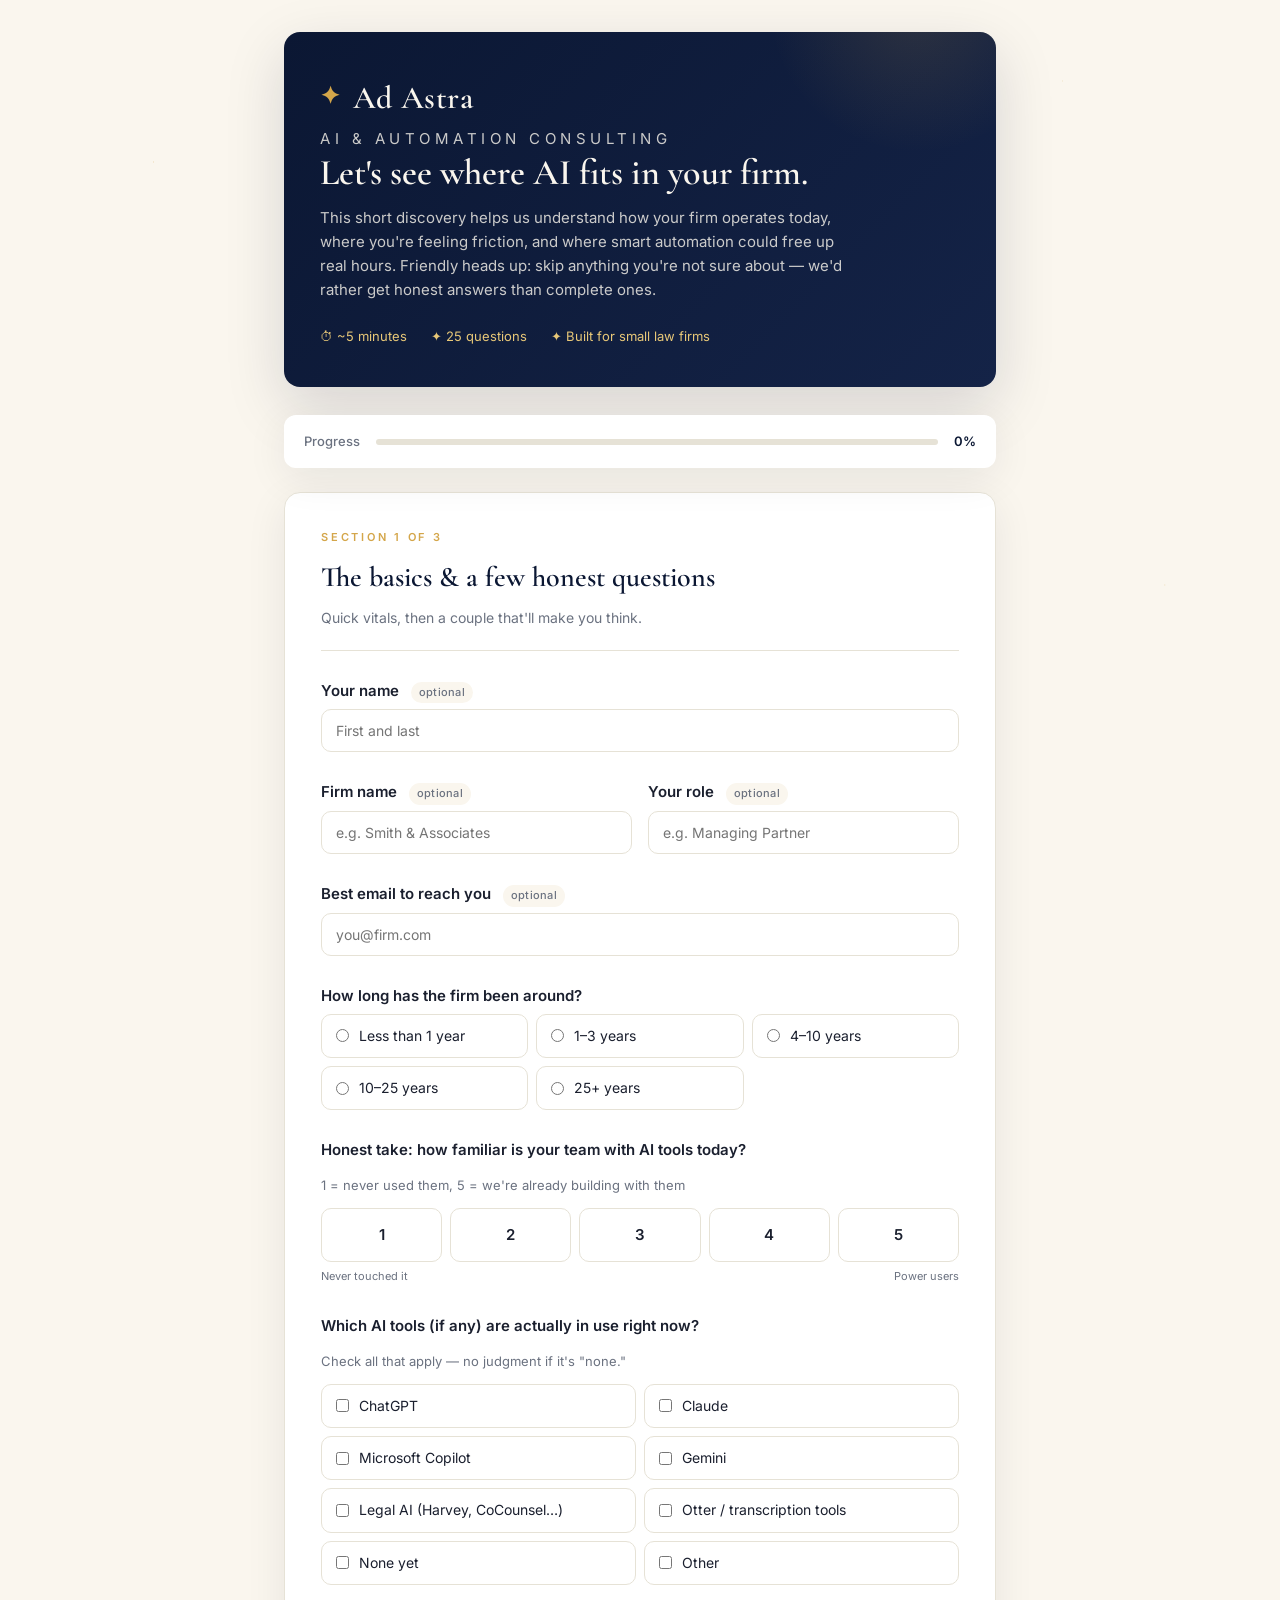
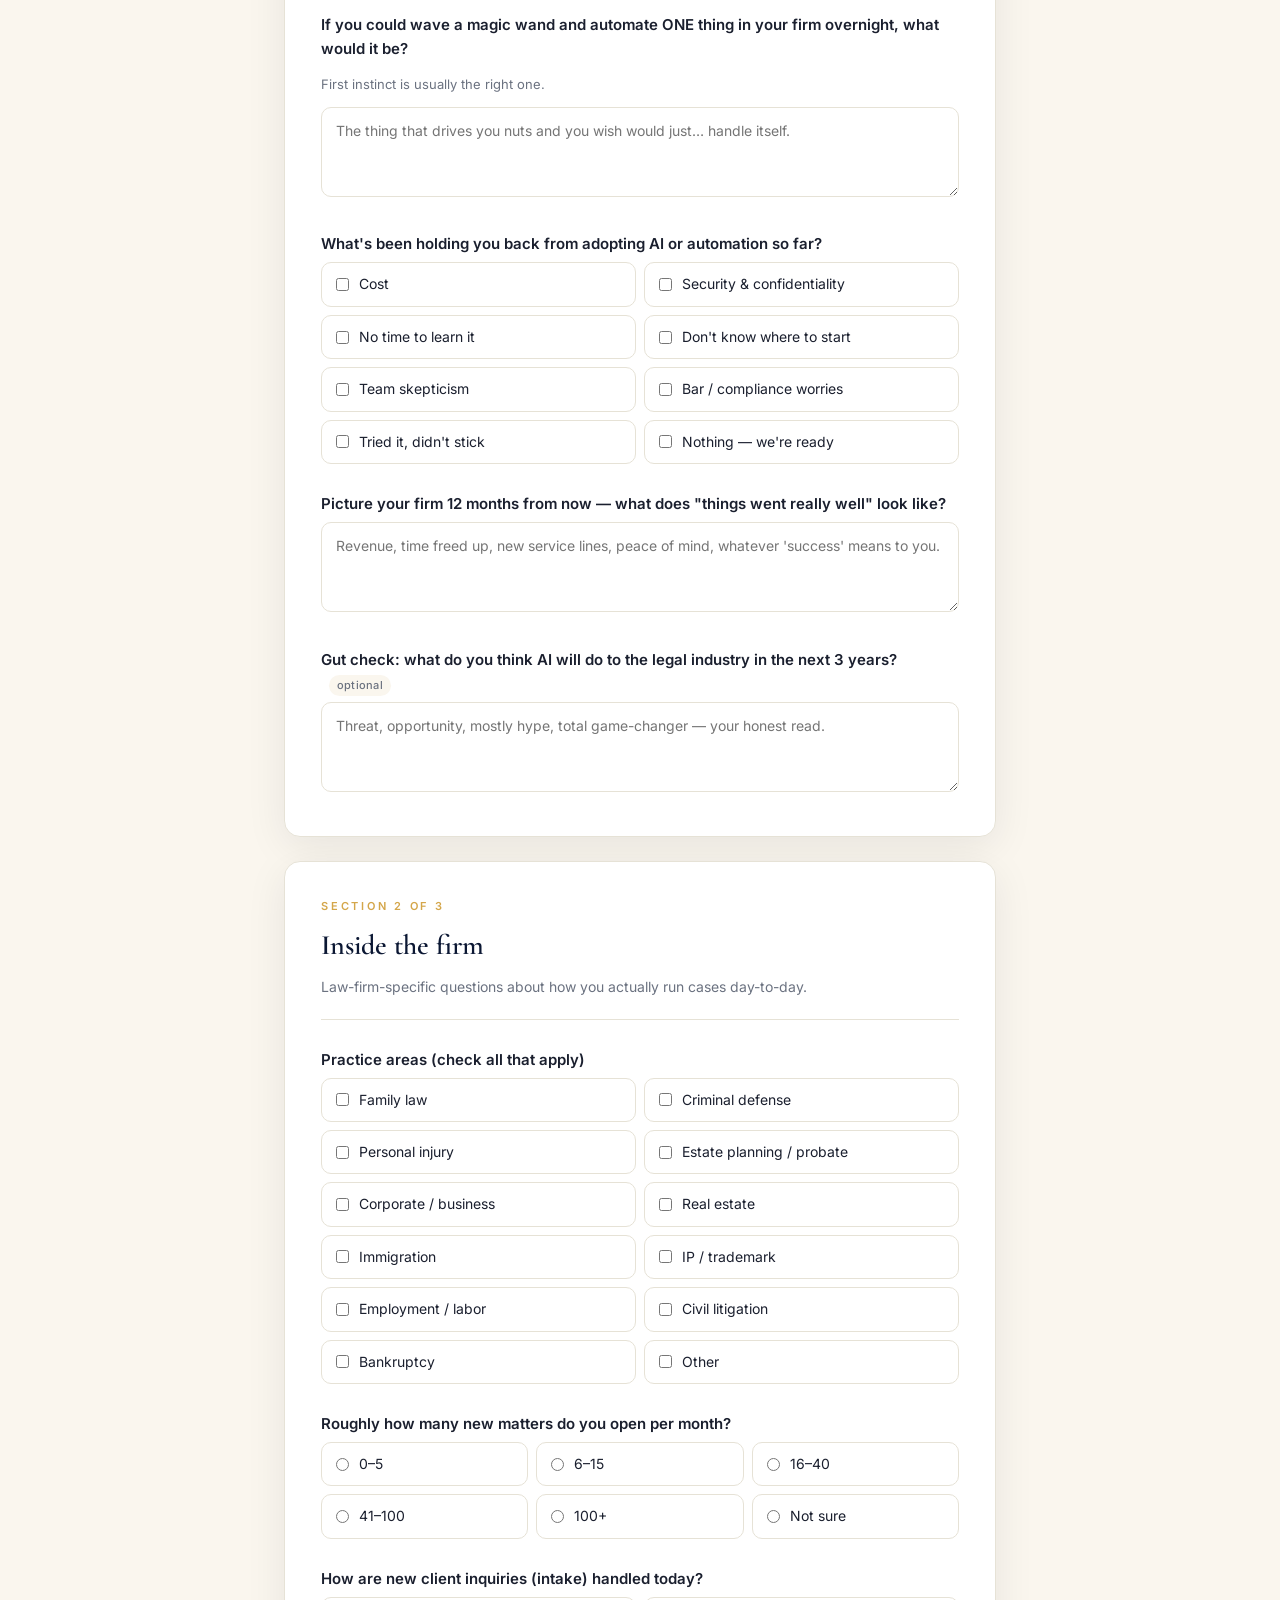
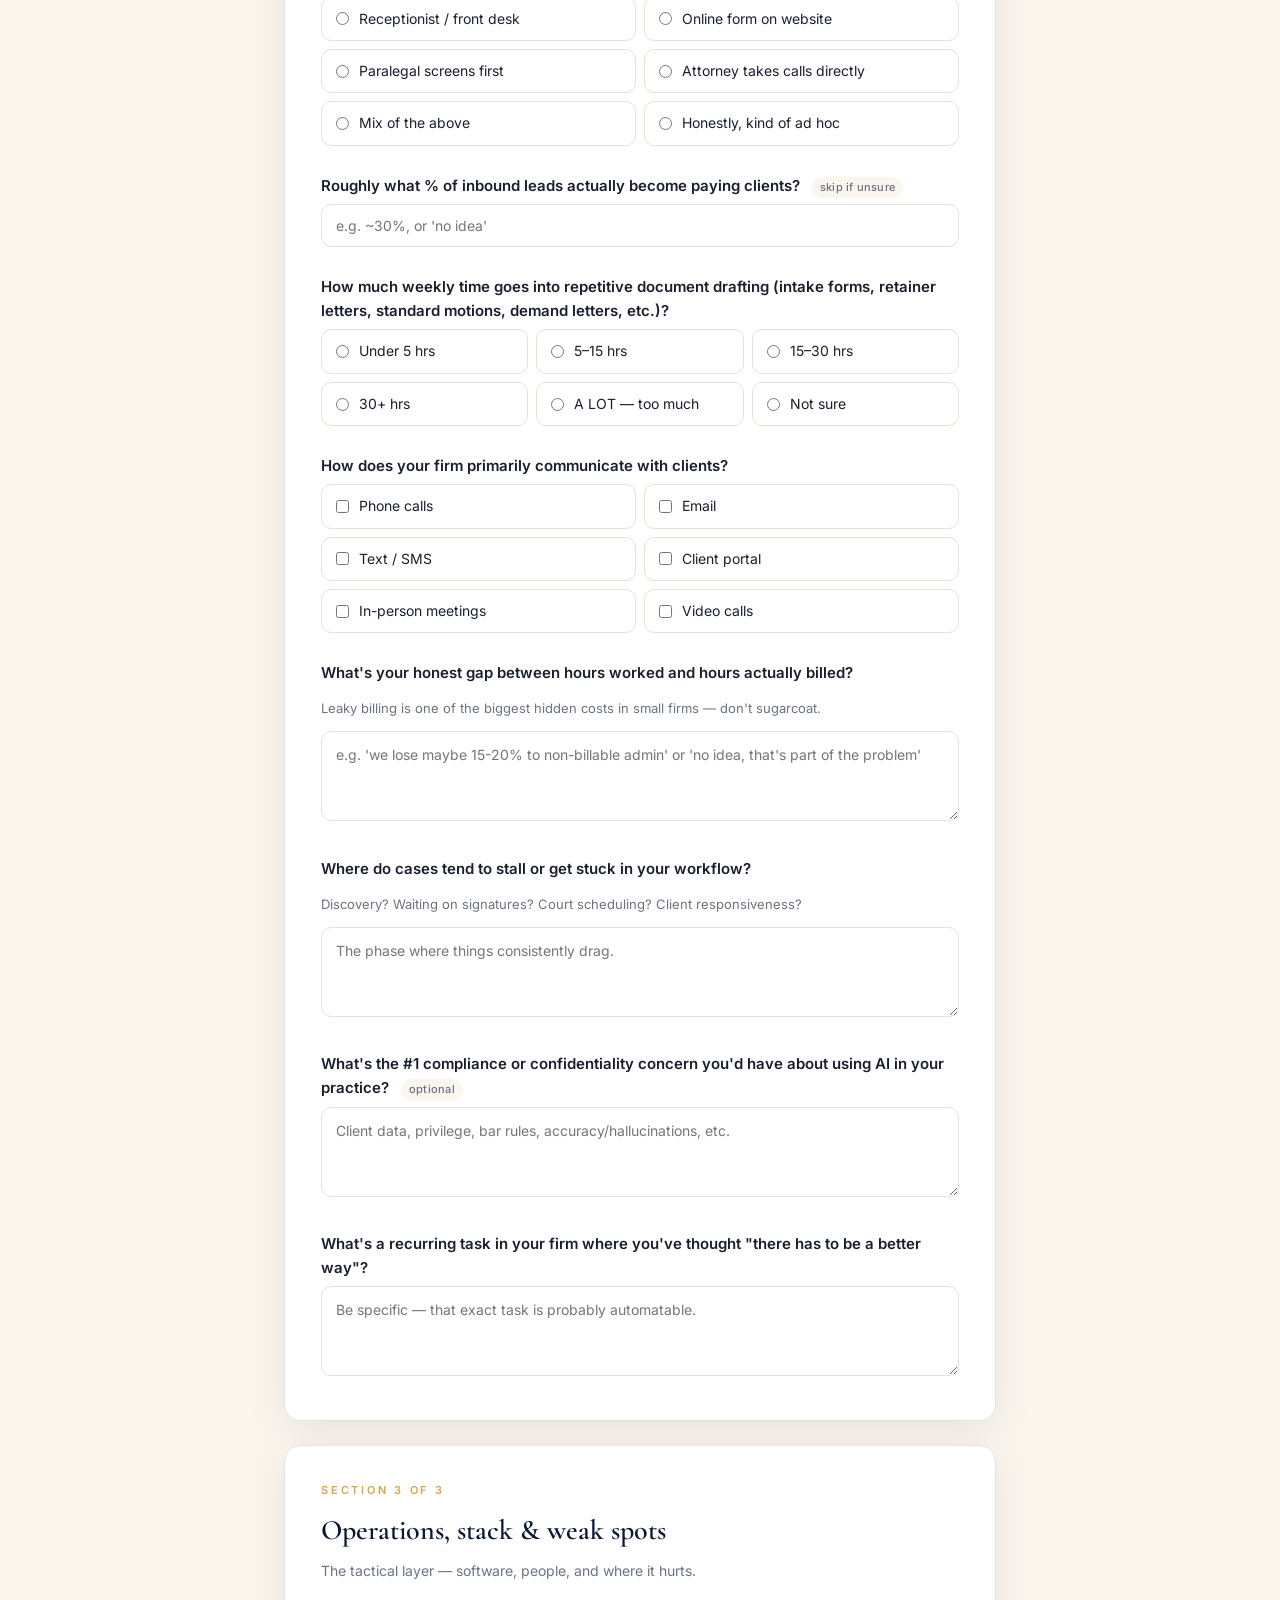
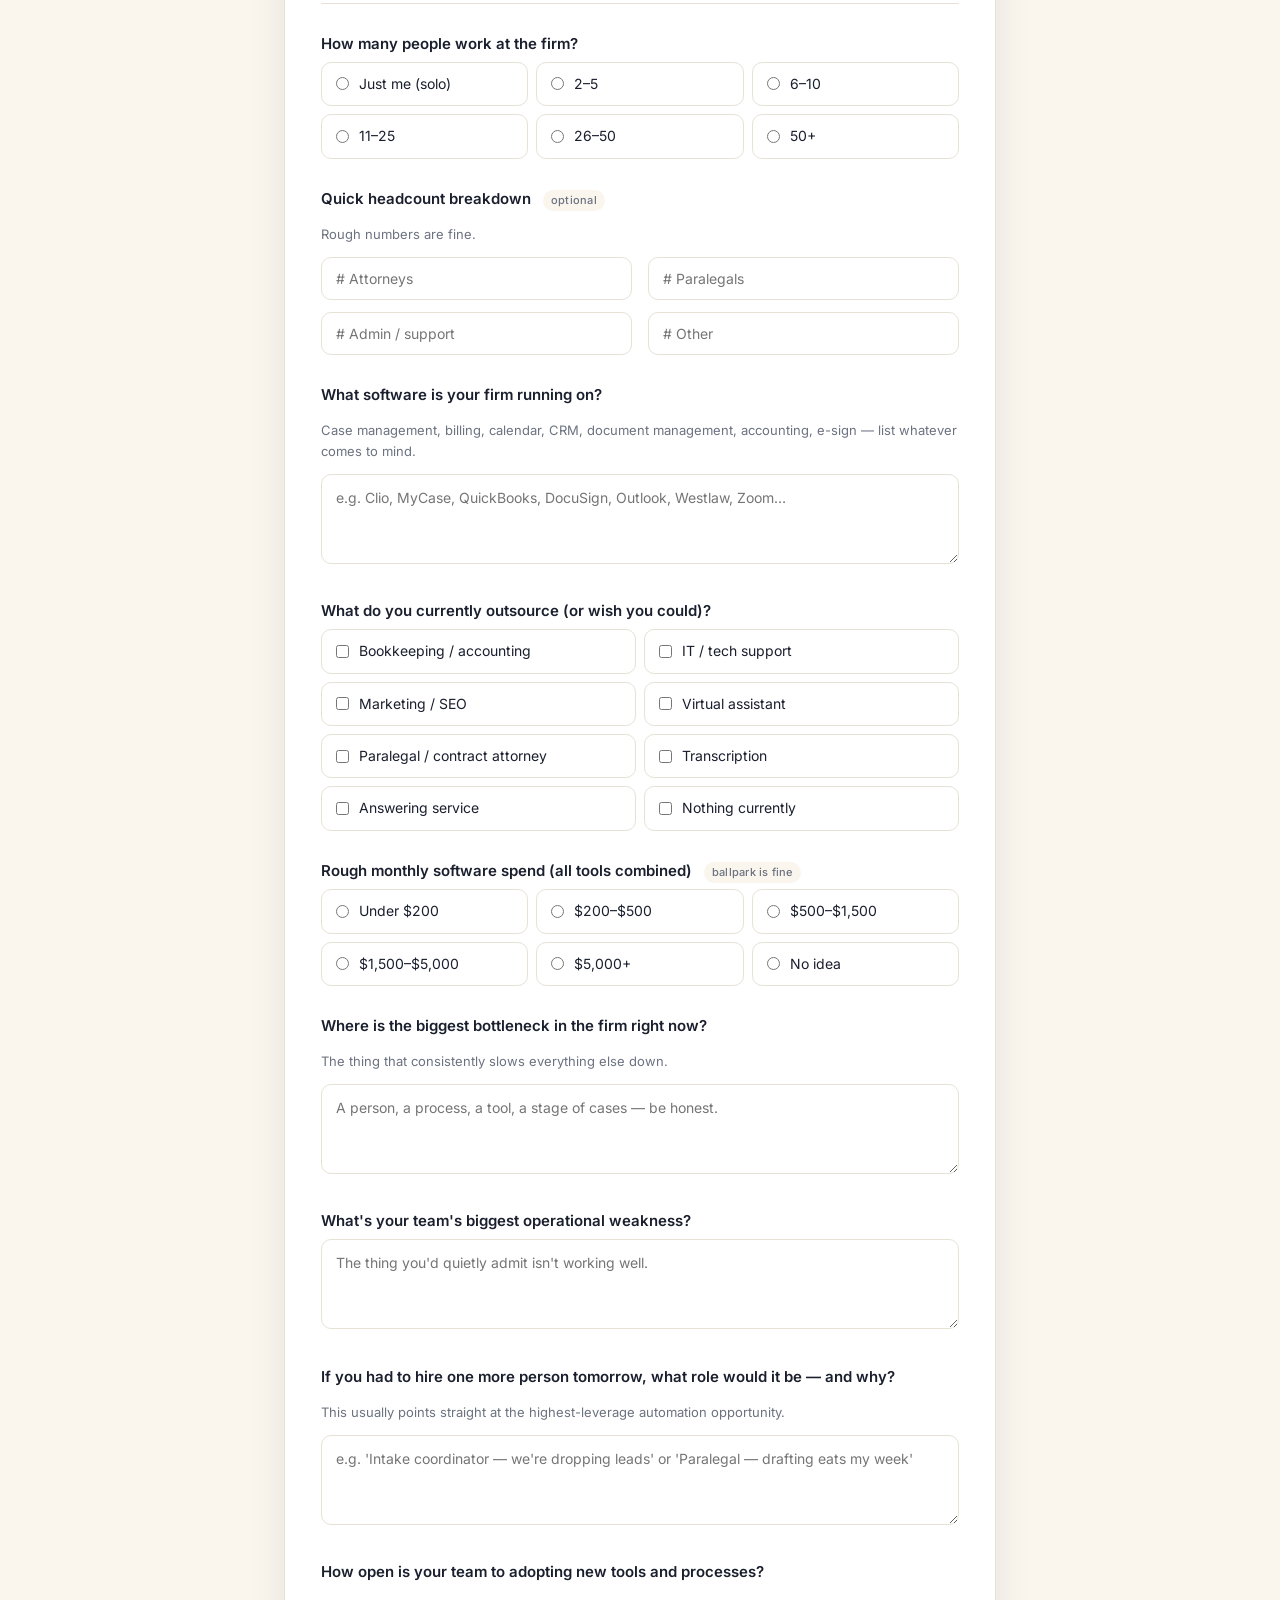
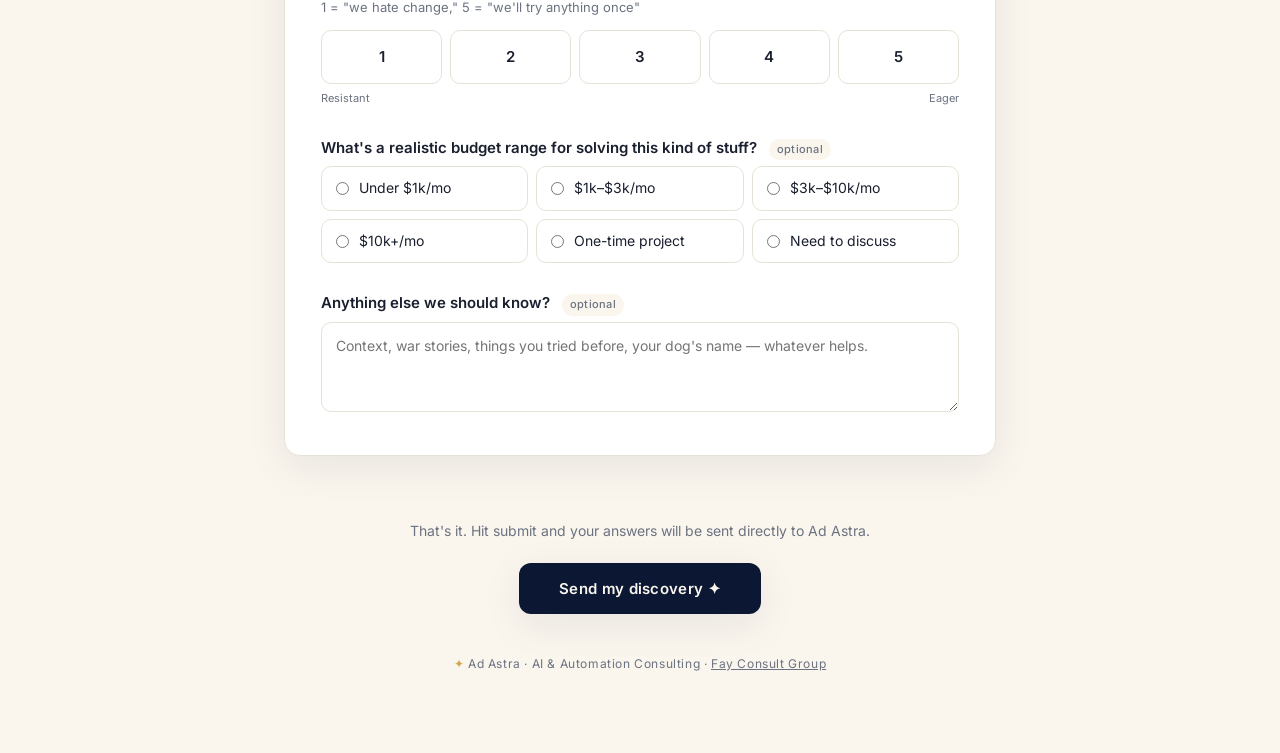
<file: discovery/law-firm.html>
<!DOCTYPE html>
<html lang="en">
<head>
<meta charset="UTF-8">
<meta name="viewport" content="width=device-width, initial-scale=1.0">
<title>Ad Astra | AI & Automation Discovery — Law Firm Edition</title>
<link rel="preconnect" href="https://fonts.googleapis.com">
<link rel="preconnect" href="https://fonts.gstatic.com" crossorigin>
<link href="https://fonts.googleapis.com/css2?family=Cormorant+Garamond:wght@500;600;700&family=Inter:wght@400;500;600;700&display=swap" rel="stylesheet">
<style>
  :root {
    --navy: #0b1733;
    --navy-2: #142347;
    --gold: #d4a64a;
    --gold-soft: #e8c878;
    --cream: #faf6ee;
    --ink: #1a1f2e;
    --muted: #6b7280;
    --border: #e6e2d6;
    --shadow: 0 10px 40px rgba(11, 23, 51, 0.08);
    --shadow-lg: 0 20px 60px rgba(11, 23, 51, 0.15);
  }
  * { box-sizing: border-box; }
  html, body {
    margin: 0;
    padding: 0;
    background: var(--cream);
    color: var(--ink);
    font-family: 'Inter', -apple-system, sans-serif;
    line-height: 1.6;
  }
  body::before {
    content: '';
    position: fixed;
    inset: 0;
    background-image:
      radial-gradient(1px 1px at 12% 18%, rgba(212,166,74,0.35), transparent),
      radial-gradient(1px 1px at 83% 9%, rgba(212,166,74,0.25), transparent),
      radial-gradient(1.5px 1.5px at 45% 72%, rgba(212,166,74,0.2), transparent),
      radial-gradient(1px 1px at 28% 88%, rgba(212,166,74,0.3), transparent),
      radial-gradient(1px 1px at 67% 41%, rgba(212,166,74,0.2), transparent),
      radial-gradient(1px 1px at 91% 65%, rgba(212,166,74,0.25), transparent);
    pointer-events: none;
    z-index: 0;
  }
  .container {
    max-width: 760px;
    margin: 0 auto;
    padding: 32px 24px 80px;
    position: relative;
    z-index: 1;
  }
  .brand-header {
    background: linear-gradient(135deg, var(--navy) 0%, var(--navy-2) 100%);
    color: var(--cream);
    border-radius: 16px;
    padding: 40px 36px;
    margin-bottom: 28px;
    position: relative;
    overflow: hidden;
    box-shadow: var(--shadow-lg);
  }
  .brand-header::after {
    content: '';
    position: absolute;
    top: -50%;
    right: -10%;
    width: 300px;
    height: 300px;
    background: radial-gradient(circle, rgba(212,166,74,0.15), transparent 70%);
    pointer-events: none;
  }
  .wordmark {
    font-family: 'Cormorant Garamond', serif;
    font-size: 32px;
    font-weight: 600;
    letter-spacing: 0.02em;
    margin: 0 0 4px;
    display: flex;
    align-items: center;
    gap: 12px;
  }
  .wordmark .star { color: var(--gold); font-size: 24px; }
  .wordmark-sub {
    font-size: 11px;
    text-transform: uppercase;
    letter-spacing: 0.3em;
    color: var(--gold-soft);
    margin: 0 0 24px;
  }
  .brand-header h1 {
    font-family: 'Cormorant Garamond', serif;
    font-size: 36px;
    font-weight: 600;
    margin: 0 0 12px;
    line-height: 1.2;
  }
  .brand-header p {
    font-size: 15px;
    color: rgba(250, 246, 238, 0.8);
    margin: 0;
    max-width: 540px;
  }
  .meta-row {
    display: flex;
    gap: 24px;
    margin-top: 24px;
    flex-wrap: wrap;
    font-size: 13px;
    color: var(--gold-soft);
  }
  .meta-row span { display: flex; align-items: center; gap: 6px; }
  .progress-wrap {
    background: white;
    border-radius: 12px;
    padding: 16px 20px;
    margin-bottom: 24px;
    box-shadow: var(--shadow);
    display: flex;
    align-items: center;
    gap: 16px;
    position: sticky;
    top: 16px;
    z-index: 10;
  }
  .progress-label { font-size: 13px; color: var(--muted); white-space: nowrap; font-weight: 500; }
  .progress-bar { flex: 1; height: 6px; background: var(--border); border-radius: 999px; overflow: hidden; }
  .progress-fill {
    height: 100%;
    width: 0%;
    background: linear-gradient(90deg, var(--gold), var(--gold-soft));
    border-radius: 999px;
    transition: width 0.3s ease;
  }
  .progress-count { font-size: 13px; color: var(--navy); font-weight: 600; white-space: nowrap; }
  .section {
    background: white;
    border-radius: 16px;
    padding: 36px;
    margin-bottom: 24px;
    box-shadow: var(--shadow);
    border: 1px solid var(--border);
  }
  .section-header { margin-bottom: 28px; padding-bottom: 20px; border-bottom: 1px solid var(--border); }
  .section-eyebrow {
    font-size: 11px;
    text-transform: uppercase;
    letter-spacing: 0.25em;
    color: var(--gold);
    font-weight: 600;
    margin: 0 0 8px;
  }
  .section h2 {
    font-family: 'Cormorant Garamond', serif;
    font-size: 28px;
    color: var(--navy);
    margin: 0 0 8px;
    font-weight: 600;
  }
  .section-intro { color: var(--muted); font-size: 14px; margin: 0; }
  .q { margin-bottom: 28px; }
  .q:last-child { margin-bottom: 0; }
  .q-label { display: block; font-weight: 600; color: var(--ink); margin-bottom: 6px; font-size: 15px; }
  .q-help { font-size: 13px; color: var(--muted); margin-bottom: 12px; }
  .skip-tag {
    display: inline-block;
    font-size: 11px;
    color: var(--muted);
    background: var(--cream);
    padding: 2px 8px;
    border-radius: 999px;
    margin-left: 8px;
    font-weight: 500;
    letter-spacing: 0.02em;
  }
  input[type="text"],
  input[type="email"],
  input[type="number"],
  textarea,
  select {
    width: 100%;
    padding: 12px 14px;
    border: 1.5px solid var(--border);
    border-radius: 10px;
    font-family: inherit;
    font-size: 14px;
    color: var(--ink);
    background: white;
    transition: border-color 0.15s, box-shadow 0.15s;
  }
  textarea { resize: vertical; min-height: 90px; line-height: 1.5; }
  input:focus, textarea:focus, select:focus {
    outline: none;
    border-color: var(--gold);
    box-shadow: 0 0 0 3px rgba(212, 166, 74, 0.15);
  }
  .options { display: grid; gap: 8px; }
  .options.cols-2 { grid-template-columns: repeat(2, 1fr); }
  .options.cols-3 { grid-template-columns: repeat(3, 1fr); }
  @media (max-width: 600px) {
    .options.cols-2, .options.cols-3 { grid-template-columns: 1fr; }
  }
  .opt {
    display: flex;
    align-items: center;
    gap: 10px;
    padding: 10px 14px;
    border: 1.5px solid var(--border);
    border-radius: 10px;
    cursor: pointer;
    font-size: 14px;
    transition: all 0.15s;
    background: white;
  }
  .opt:hover { border-color: var(--gold-soft); background: rgba(212, 166, 74, 0.04); }
  .opt input { accent-color: var(--gold); cursor: pointer; margin: 0; }
  .opt input:checked + span { color: var(--navy); font-weight: 600; }
  .opt:has(input:checked) { border-color: var(--gold); background: rgba(212, 166, 74, 0.08); }
  .scale { display: flex; gap: 8px; margin-top: 4px; }
  .scale-item { flex: 1; text-align: center; }
  .scale-item input { display: none; }
  .scale-item label {
    display: block;
    padding: 14px 8px;
    border: 1.5px solid var(--border);
    border-radius: 10px;
    cursor: pointer;
    font-weight: 600;
    font-size: 15px;
    transition: all 0.15s;
    background: white;
  }
  .scale-item label:hover { border-color: var(--gold-soft); }
  .scale-item input:checked + label { background: var(--navy); color: var(--cream); border-color: var(--navy); }
  .scale-labels { display: flex; justify-content: space-between; margin-top: 6px; font-size: 11px; color: var(--muted); }
  .row { display: grid; grid-template-columns: 1fr 1fr; gap: 16px; }
  @media (max-width: 600px) { .row { grid-template-columns: 1fr; } }
  .submit-section { text-align: center; padding: 40px 0 0; }
  .submit-section p { color: var(--muted); font-size: 14px; margin: 0 0 20px; }
  .btn {
    background: var(--navy);
    color: var(--cream);
    border: none;
    padding: 16px 40px;
    font-size: 15px;
    font-weight: 600;
    border-radius: 12px;
    cursor: pointer;
    font-family: inherit;
    letter-spacing: 0.02em;
    transition: all 0.15s;
    box-shadow: var(--shadow);
  }
  .btn:hover { background: var(--navy-2); transform: translateY(-2px); box-shadow: var(--shadow-lg); }
  .btn:disabled { opacity: 0.6; cursor: not-allowed; transform: none; }
  .success-banner {
    display: none;
    background: white;
    border-radius: 16px;
    padding: 48px 36px;
    text-align: center;
    box-shadow: var(--shadow-lg);
    border: 1px solid var(--border);
    margin-top: 24px;
  }
  .success-banner.show { display: block; }
  .success-banner .check {
    font-size: 48px;
    margin-bottom: 16px;
  }
  .success-banner h2 {
    font-family: 'Cormorant Garamond', serif;
    font-size: 32px;
    color: var(--navy);
    margin: 0 0 12px;
    font-weight: 600;
  }
  .success-banner p { color: var(--muted); font-size: 15px; margin: 0; }
  .error-msg {
    display: none;
    background: #fef2f2;
    border: 1px solid #fecaca;
    color: #991b1b;
    padding: 12px 16px;
    border-radius: 10px;
    font-size: 14px;
    margin-top: 16px;
    text-align: center;
  }
  .error-msg.show { display: block; }
  .footer { text-align: center; color: var(--muted); font-size: 12px; margin-top: 40px; letter-spacing: 0.05em; }
  .footer .star { color: var(--gold); }
</style>
</head>
<body>
<div class="container">

  <header class="brand-header">
    <div class="wordmark"><span class="star">✦</span> Ad Astra</div>
    <p class="wordmark-sub">AI &amp; Automation Consulting</p>
    <h1>Let's see where AI fits in your firm.</h1>
    <p>This short discovery helps us understand how your firm operates today, where you're feeling friction, and where smart automation could free up real hours. Friendly heads up: skip anything you're not sure about — we'd rather get honest answers than complete ones.</p>
    <div class="meta-row">
      <span>⏱ ~5 minutes</span>
      <span>✦ 25 questions</span>
      <span>✦ Built for small law firms</span>
    </div>
  </header>

  <div class="progress-wrap">
    <div class="progress-label">Progress</div>
    <div class="progress-bar"><div class="progress-fill" id="progressFill"></div></div>
    <div class="progress-count" id="progressCount">0%</div>
  </div>

  <form id="discoveryForm" autocomplete="off">
    <!-- Formspree config fields -->
    <input type="hidden" name="_subject" value="Ad Astra Discovery — Law Firm">
    <input type="hidden" name="_replyto" id="replyToField" value="">

    <!-- ========================== SECTION 1 ========================== -->
    <section class="section">
      <div class="section-header">
        <p class="section-eyebrow">Section 1 of 3</p>
        <h2>The basics & a few honest questions</h2>
        <p class="section-intro">Quick vitals, then a couple that'll make you think.</p>
      </div>

      <div class="q">
        <label class="q-label">Your name <span class="skip-tag">optional</span></label>
        <input type="text" name="contact_name" placeholder="First and last">
      </div>

      <div class="q">
        <div class="row">
          <div>
            <label class="q-label">Firm name <span class="skip-tag">optional</span></label>
            <input type="text" name="firm_name" placeholder="e.g. Smith & Associates">
          </div>
          <div>
            <label class="q-label">Your role <span class="skip-tag">optional</span></label>
            <input type="text" name="role" placeholder="e.g. Managing Partner">
          </div>
        </div>
      </div>

      <div class="q">
        <label class="q-label">Best email to reach you <span class="skip-tag">optional</span></label>
        <input type="email" name="email" id="emailField" placeholder="you@firm.com">
      </div>

      <div class="q">
        <label class="q-label">How long has the firm been around?</label>
        <div class="options cols-3">
          <label class="opt"><input type="radio" name="firm_age" value="Less than 1 year"><span>Less than 1 year</span></label>
          <label class="opt"><input type="radio" name="firm_age" value="1–3 years"><span>1–3 years</span></label>
          <label class="opt"><input type="radio" name="firm_age" value="4–10 years"><span>4–10 years</span></label>
          <label class="opt"><input type="radio" name="firm_age" value="10–25 years"><span>10–25 years</span></label>
          <label class="opt"><input type="radio" name="firm_age" value="25+ years"><span>25+ years</span></label>
        </div>
      </div>

      <div class="q">
        <label class="q-label">Honest take: how familiar is your team with AI tools today?</label>
        <p class="q-help">1 = never used them, 5 = we're already building with them</p>
        <div class="scale">
          <div class="scale-item"><input type="radio" name="ai_familiarity" value="1" id="af1"><label for="af1">1</label></div>
          <div class="scale-item"><input type="radio" name="ai_familiarity" value="2" id="af2"><label for="af2">2</label></div>
          <div class="scale-item"><input type="radio" name="ai_familiarity" value="3" id="af3"><label for="af3">3</label></div>
          <div class="scale-item"><input type="radio" name="ai_familiarity" value="4" id="af4"><label for="af4">4</label></div>
          <div class="scale-item"><input type="radio" name="ai_familiarity" value="5" id="af5"><label for="af5">5</label></div>
        </div>
        <div class="scale-labels"><span>Never touched it</span><span>Power users</span></div>
      </div>

      <div class="q">
        <label class="q-label">Which AI tools (if any) are actually in use right now?</label>
        <p class="q-help">Check all that apply — no judgment if it's "none."</p>
        <div class="options cols-2">
          <label class="opt"><input type="checkbox" name="ai_tools" value="ChatGPT"><span>ChatGPT</span></label>
          <label class="opt"><input type="checkbox" name="ai_tools" value="Claude"><span>Claude</span></label>
          <label class="opt"><input type="checkbox" name="ai_tools" value="Microsoft Copilot"><span>Microsoft Copilot</span></label>
          <label class="opt"><input type="checkbox" name="ai_tools" value="Gemini"><span>Gemini</span></label>
          <label class="opt"><input type="checkbox" name="ai_tools" value="Legal AI (Harvey, CoCounsel, etc.)"><span>Legal AI (Harvey, CoCounsel…)</span></label>
          <label class="opt"><input type="checkbox" name="ai_tools" value="Otter / transcription tools"><span>Otter / transcription tools</span></label>
          <label class="opt"><input type="checkbox" name="ai_tools" value="None yet"><span>None yet</span></label>
          <label class="opt"><input type="checkbox" name="ai_tools" value="Other"><span>Other</span></label>
        </div>
      </div>

      <div class="q">
        <label class="q-label">If you could wave a magic wand and automate ONE thing in your firm overnight, what would it be?</label>
        <p class="q-help">First instinct is usually the right one.</p>
        <textarea name="magic_wand" placeholder="The thing that drives you nuts and you wish would just… handle itself."></textarea>
      </div>

      <div class="q">
        <label class="q-label">What's been holding you back from adopting AI or automation so far?</label>
        <div class="options cols-2">
          <label class="opt"><input type="checkbox" name="blockers" value="Cost"><span>Cost</span></label>
          <label class="opt"><input type="checkbox" name="blockers" value="Security & confidentiality concerns"><span>Security &amp; confidentiality</span></label>
          <label class="opt"><input type="checkbox" name="blockers" value="No time to learn"><span>No time to learn it</span></label>
          <label class="opt"><input type="checkbox" name="blockers" value="Don't know where to start"><span>Don't know where to start</span></label>
          <label class="opt"><input type="checkbox" name="blockers" value="Team skepticism"><span>Team skepticism</span></label>
          <label class="opt"><input type="checkbox" name="blockers" value="Bar / compliance worries"><span>Bar / compliance worries</span></label>
          <label class="opt"><input type="checkbox" name="blockers" value="Tried it, didn't stick"><span>Tried it, didn't stick</span></label>
          <label class="opt"><input type="checkbox" name="blockers" value="Nothing — we're ready"><span>Nothing — we're ready</span></label>
        </div>
      </div>

      <div class="q">
        <label class="q-label">Picture your firm 12 months from now — what does "things went really well" look like?</label>
        <textarea name="north_star" placeholder="Revenue, time freed up, new service lines, peace of mind, whatever 'success' means to you."></textarea>
      </div>

      <div class="q">
        <label class="q-label">Gut check: what do you think AI will do to the legal industry in the next 3 years? <span class="skip-tag">optional</span></label>
        <textarea name="industry_outlook" placeholder="Threat, opportunity, mostly hype, total game-changer — your honest read."></textarea>
      </div>
    </section>

    <!-- ========================== SECTION 2 ========================== -->
    <section class="section">
      <div class="section-header">
        <p class="section-eyebrow">Section 2 of 3</p>
        <h2>Inside the firm</h2>
        <p class="section-intro">Law-firm-specific questions about how you actually run cases day-to-day.</p>
      </div>

      <div class="q">
        <label class="q-label">Practice areas (check all that apply)</label>
        <div class="options cols-2">
          <label class="opt"><input type="checkbox" name="practice_areas" value="Family law"><span>Family law</span></label>
          <label class="opt"><input type="checkbox" name="practice_areas" value="Criminal defense"><span>Criminal defense</span></label>
          <label class="opt"><input type="checkbox" name="practice_areas" value="Personal injury"><span>Personal injury</span></label>
          <label class="opt"><input type="checkbox" name="practice_areas" value="Estate planning / probate"><span>Estate planning / probate</span></label>
          <label class="opt"><input type="checkbox" name="practice_areas" value="Corporate / business"><span>Corporate / business</span></label>
          <label class="opt"><input type="checkbox" name="practice_areas" value="Real estate"><span>Real estate</span></label>
          <label class="opt"><input type="checkbox" name="practice_areas" value="Immigration"><span>Immigration</span></label>
          <label class="opt"><input type="checkbox" name="practice_areas" value="IP / trademark"><span>IP / trademark</span></label>
          <label class="opt"><input type="checkbox" name="practice_areas" value="Employment / labor"><span>Employment / labor</span></label>
          <label class="opt"><input type="checkbox" name="practice_areas" value="Civil litigation"><span>Civil litigation</span></label>
          <label class="opt"><input type="checkbox" name="practice_areas" value="Bankruptcy"><span>Bankruptcy</span></label>
          <label class="opt"><input type="checkbox" name="practice_areas" value="Other"><span>Other</span></label>
        </div>
      </div>

      <div class="q">
        <label class="q-label">Roughly how many new matters do you open per month?</label>
        <div class="options cols-3">
          <label class="opt"><input type="radio" name="matter_volume" value="0–5"><span>0–5</span></label>
          <label class="opt"><input type="radio" name="matter_volume" value="6–15"><span>6–15</span></label>
          <label class="opt"><input type="radio" name="matter_volume" value="16–40"><span>16–40</span></label>
          <label class="opt"><input type="radio" name="matter_volume" value="41–100"><span>41–100</span></label>
          <label class="opt"><input type="radio" name="matter_volume" value="100+"><span>100+</span></label>
          <label class="opt"><input type="radio" name="matter_volume" value="Not sure"><span>Not sure</span></label>
        </div>
      </div>

      <div class="q">
        <label class="q-label">How are new client inquiries (intake) handled today?</label>
        <div class="options cols-2">
          <label class="opt"><input type="radio" name="intake_process" value="Receptionist / front desk"><span>Receptionist / front desk</span></label>
          <label class="opt"><input type="radio" name="intake_process" value="Online form on website"><span>Online form on website</span></label>
          <label class="opt"><input type="radio" name="intake_process" value="Paralegal screens first"><span>Paralegal screens first</span></label>
          <label class="opt"><input type="radio" name="intake_process" value="Attorney takes calls directly"><span>Attorney takes calls directly</span></label>
          <label class="opt"><input type="radio" name="intake_process" value="Mix of the above"><span>Mix of the above</span></label>
          <label class="opt"><input type="radio" name="intake_process" value="Honestly, kind of ad hoc"><span>Honestly, kind of ad hoc</span></label>
        </div>
      </div>

      <div class="q">
        <label class="q-label">Roughly what % of inbound leads actually become paying clients? <span class="skip-tag">skip if unsure</span></label>
        <input type="text" name="conversion_rate" placeholder="e.g. ~30%, or 'no idea'">
      </div>

      <div class="q">
        <label class="q-label">How much weekly time goes into repetitive document drafting (intake forms, retainer letters, standard motions, demand letters, etc.)?</label>
        <div class="options cols-3">
          <label class="opt"><input type="radio" name="doc_drafting_time" value="Under 5 hrs"><span>Under 5 hrs</span></label>
          <label class="opt"><input type="radio" name="doc_drafting_time" value="5–15 hrs"><span>5–15 hrs</span></label>
          <label class="opt"><input type="radio" name="doc_drafting_time" value="15–30 hrs"><span>15–30 hrs</span></label>
          <label class="opt"><input type="radio" name="doc_drafting_time" value="30+ hrs"><span>30+ hrs</span></label>
          <label class="opt"><input type="radio" name="doc_drafting_time" value="A LOT — too much"><span>A LOT — too much</span></label>
          <label class="opt"><input type="radio" name="doc_drafting_time" value="Not sure"><span>Not sure</span></label>
        </div>
      </div>

      <div class="q">
        <label class="q-label">How does your firm primarily communicate with clients?</label>
        <div class="options cols-2">
          <label class="opt"><input type="checkbox" name="client_comm" value="Phone calls"><span>Phone calls</span></label>
          <label class="opt"><input type="checkbox" name="client_comm" value="Email"><span>Email</span></label>
          <label class="opt"><input type="checkbox" name="client_comm" value="Text / SMS"><span>Text / SMS</span></label>
          <label class="opt"><input type="checkbox" name="client_comm" value="Client portal"><span>Client portal</span></label>
          <label class="opt"><input type="checkbox" name="client_comm" value="In-person meetings"><span>In-person meetings</span></label>
          <label class="opt"><input type="checkbox" name="client_comm" value="Video calls"><span>Video calls</span></label>
        </div>
      </div>

      <div class="q">
        <label class="q-label">What's your honest gap between hours worked and hours actually billed?</label>
        <p class="q-help">Leaky billing is one of the biggest hidden costs in small firms — don't sugarcoat.</p>
        <textarea name="billing_leakage" placeholder="e.g. 'we lose maybe 15-20% to non-billable admin' or 'no idea, that's part of the problem'"></textarea>
      </div>

      <div class="q">
        <label class="q-label">Where do cases tend to stall or get stuck in your workflow?</label>
        <p class="q-help">Discovery? Waiting on signatures? Court scheduling? Client responsiveness?</p>
        <textarea name="case_bottlenecks" placeholder="The phase where things consistently drag."></textarea>
      </div>

      <div class="q">
        <label class="q-label">What's the #1 compliance or confidentiality concern you'd have about using AI in your practice? <span class="skip-tag">optional</span></label>
        <textarea name="compliance_concern" placeholder="Client data, privilege, bar rules, accuracy/hallucinations, etc."></textarea>
      </div>

      <div class="q">
        <label class="q-label">What's a recurring task in your firm where you've thought "there has to be a better way"?</label>
        <textarea name="better_way" placeholder="Be specific — that exact task is probably automatable."></textarea>
      </div>
    </section>

    <!-- ========================== SECTION 3 ========================== -->
    <section class="section">
      <div class="section-header">
        <p class="section-eyebrow">Section 3 of 3</p>
        <h2>Operations, stack & weak spots</h2>
        <p class="section-intro">The tactical layer — software, people, and where it hurts.</p>
      </div>

      <div class="q">
        <label class="q-label">How many people work at the firm?</label>
        <div class="options cols-3">
          <label class="opt"><input type="radio" name="headcount" value="Just me (solo)"><span>Just me (solo)</span></label>
          <label class="opt"><input type="radio" name="headcount" value="2–5"><span>2–5</span></label>
          <label class="opt"><input type="radio" name="headcount" value="6–10"><span>6–10</span></label>
          <label class="opt"><input type="radio" name="headcount" value="11–25"><span>11–25</span></label>
          <label class="opt"><input type="radio" name="headcount" value="26–50"><span>26–50</span></label>
          <label class="opt"><input type="radio" name="headcount" value="50+"><span>50+</span></label>
        </div>
      </div>

      <div class="q">
        <label class="q-label">Quick headcount breakdown <span class="skip-tag">optional</span></label>
        <p class="q-help">Rough numbers are fine.</p>
        <div class="row">
          <div><input type="text" name="hc_attorneys" placeholder="# Attorneys"></div>
          <div><input type="text" name="hc_paralegals" placeholder="# Paralegals"></div>
        </div>
        <div class="row" style="margin-top: 12px;">
          <div><input type="text" name="hc_admin" placeholder="# Admin / support"></div>
          <div><input type="text" name="hc_other" placeholder="# Other"></div>
        </div>
      </div>

      <div class="q">
        <label class="q-label">What software is your firm running on?</label>
        <p class="q-help">Case management, billing, calendar, CRM, document management, accounting, e-sign — list whatever comes to mind.</p>
        <textarea name="software_stack" placeholder="e.g. Clio, MyCase, QuickBooks, DocuSign, Outlook, Westlaw, Zoom…"></textarea>
      </div>

      <div class="q">
        <label class="q-label">What do you currently outsource (or wish you could)?</label>
        <div class="options cols-2">
          <label class="opt"><input type="checkbox" name="outsourcing" value="Bookkeeping / accounting"><span>Bookkeeping / accounting</span></label>
          <label class="opt"><input type="checkbox" name="outsourcing" value="IT / tech support"><span>IT / tech support</span></label>
          <label class="opt"><input type="checkbox" name="outsourcing" value="Marketing / SEO"><span>Marketing / SEO</span></label>
          <label class="opt"><input type="checkbox" name="outsourcing" value="Virtual assistant"><span>Virtual assistant</span></label>
          <label class="opt"><input type="checkbox" name="outsourcing" value="Paralegal / contract attorney"><span>Paralegal / contract attorney</span></label>
          <label class="opt"><input type="checkbox" name="outsourcing" value="Transcription"><span>Transcription</span></label>
          <label class="opt"><input type="checkbox" name="outsourcing" value="Answering service"><span>Answering service</span></label>
          <label class="opt"><input type="checkbox" name="outsourcing" value="Nothing currently"><span>Nothing currently</span></label>
        </div>
      </div>

      <div class="q">
        <label class="q-label">Rough monthly software spend (all tools combined) <span class="skip-tag">ballpark is fine</span></label>
        <div class="options cols-3">
          <label class="opt"><input type="radio" name="software_spend" value="Under $200"><span>Under $200</span></label>
          <label class="opt"><input type="radio" name="software_spend" value="$200–$500"><span>$200–$500</span></label>
          <label class="opt"><input type="radio" name="software_spend" value="$500–$1,500"><span>$500–$1,500</span></label>
          <label class="opt"><input type="radio" name="software_spend" value="$1,500–$5,000"><span>$1,500–$5,000</span></label>
          <label class="opt"><input type="radio" name="software_spend" value="$5,000+"><span>$5,000+</span></label>
          <label class="opt"><input type="radio" name="software_spend" value="No idea"><span>No idea</span></label>
        </div>
      </div>

      <div class="q">
        <label class="q-label">Where is the biggest bottleneck in the firm right now?</label>
        <p class="q-help">The thing that consistently slows everything else down.</p>
        <textarea name="biggest_bottleneck" placeholder="A person, a process, a tool, a stage of cases — be honest."></textarea>
      </div>

      <div class="q">
        <label class="q-label">What's your team's biggest operational weakness?</label>
        <textarea name="biggest_weakness" placeholder="The thing you'd quietly admit isn't working well."></textarea>
      </div>

      <div class="q">
        <label class="q-label">If you had to hire one more person tomorrow, what role would it be — and why?</label>
        <p class="q-help">This usually points straight at the highest-leverage automation opportunity.</p>
        <textarea name="next_hire" placeholder="e.g. 'Intake coordinator — we're dropping leads' or 'Paralegal — drafting eats my week'"></textarea>
      </div>

      <div class="q">
        <label class="q-label">How open is your team to adopting new tools and processes?</label>
        <p class="q-help">1 = "we hate change," 5 = "we'll try anything once"</p>
        <div class="scale">
          <div class="scale-item"><input type="radio" name="change_appetite" value="1" id="ca1"><label for="ca1">1</label></div>
          <div class="scale-item"><input type="radio" name="change_appetite" value="2" id="ca2"><label for="ca2">2</label></div>
          <div class="scale-item"><input type="radio" name="change_appetite" value="3" id="ca3"><label for="ca3">3</label></div>
          <div class="scale-item"><input type="radio" name="change_appetite" value="4" id="ca4"><label for="ca4">4</label></div>
          <div class="scale-item"><input type="radio" name="change_appetite" value="5" id="ca5"><label for="ca5">5</label></div>
        </div>
        <div class="scale-labels"><span>Resistant</span><span>Eager</span></div>
      </div>

      <div class="q">
        <label class="q-label">What's a realistic budget range for solving this kind of stuff? <span class="skip-tag">optional</span></label>
        <div class="options cols-3">
          <label class="opt"><input type="radio" name="budget" value="Under $1k/mo"><span>Under $1k/mo</span></label>
          <label class="opt"><input type="radio" name="budget" value="$1k–$3k/mo"><span>$1k–$3k/mo</span></label>
          <label class="opt"><input type="radio" name="budget" value="$3k–$10k/mo"><span>$3k–$10k/mo</span></label>
          <label class="opt"><input type="radio" name="budget" value="$10k+/mo"><span>$10k+/mo</span></label>
          <label class="opt"><input type="radio" name="budget" value="One-time project"><span>One-time project</span></label>
          <label class="opt"><input type="radio" name="budget" value="Need to discuss"><span>Need to discuss</span></label>
        </div>
      </div>

      <div class="q">
        <label class="q-label">Anything else we should know? <span class="skip-tag">optional</span></label>
        <textarea name="anything_else" placeholder="Context, war stories, things you tried before, your dog's name — whatever helps."></textarea>
      </div>
    </section>

    <div class="submit-section">
      <p>That's it. Hit submit and your answers will be sent directly to Ad Astra.</p>
      <button type="submit" class="btn" id="submitBtn">Send my discovery ✦</button>
      <div class="error-msg" id="errorMsg">Something went wrong — please try again or email us directly at evan@fayconsultgroup.com.</div>
    </div>
  </form>

  <div class="success-banner" id="successBanner">
    <div class="check">✦</div>
    <h2>We've got it — thank you.</h2>
    <p>Your discovery has been sent to Ad Astra. We'll review your answers and be in touch soon.</p>
  </div>

  <div class="footer">
    <span class="star">✦</span> Ad Astra &middot; AI &amp; Automation Consulting &middot; <a href="../index.html" style="color: inherit;">Fay Consult Group</a>
  </div>
</div>

<script>
  const form = document.getElementById('discoveryForm');
  const fill = document.getElementById('progressFill');
  const count = document.getElementById('progressCount');
  const emailField = document.getElementById('emailField');
  const replyToField = document.getElementById('replyToField');

  // Mirror the email field into _replyto so Formspree threads replies correctly
  emailField.addEventListener('input', () => {
    replyToField.value = emailField.value;
  });

  function getAnsweredCount() {
    const trackable = new Set();
    form.querySelectorAll('input[type="radio"], input[type="checkbox"]').forEach(el => {
      if (el.checked) trackable.add(el.name);
    });
    form.querySelectorAll('input[type="text"], input[type="email"], input[type="number"], textarea').forEach(el => {
      if (el.value.trim() !== '') trackable.add(el.name);
    });
    return trackable.size;
  }

  function getTotalQuestions() {
    const names = new Set();
    form.querySelectorAll('input:not([type="hidden"]), textarea, select').forEach(el => {
      if (el.name && el.name !== '_subject' && el.name !== '_replyto') names.add(el.name);
    });
    return names.size;
  }

  const TOTAL = getTotalQuestions();

  function updateProgress() {
    const done = getAnsweredCount();
    const pct = Math.round((done / TOTAL) * 100);
    fill.style.width = pct + '%';
    count.textContent = pct + '%';
  }

  form.addEventListener('input', updateProgress);
  form.addEventListener('change', updateProgress);

  form.addEventListener('submit', async (e) => {
    e.preventDefault();
    const btn = document.getElementById('submitBtn');
    const errorMsg = document.getElementById('errorMsg');
    btn.disabled = true;
    btn.textContent = 'Sending…';
    errorMsg.classList.remove('show');

    try {
      const data = new FormData(form);
      const res = await fetch('https://formspree.io/f/xvzybbar', {
        method: 'POST',
        body: data,
        headers: { 'Accept': 'application/json' }
      });

      if (res.ok) {
        form.style.display = 'none';
        document.querySelector('.progress-wrap').style.display = 'none';
        document.getElementById('successBanner').classList.add('show');
        window.scrollTo({ top: 0, behavior: 'smooth' });
      } else {
        throw new Error('Non-OK response');
      }
    } catch {
      btn.disabled = false;
      btn.textContent = 'Send my discovery ✦';
      errorMsg.classList.add('show');
    }
  });

  updateProgress();
</script>
</body>
</html>
</file>
